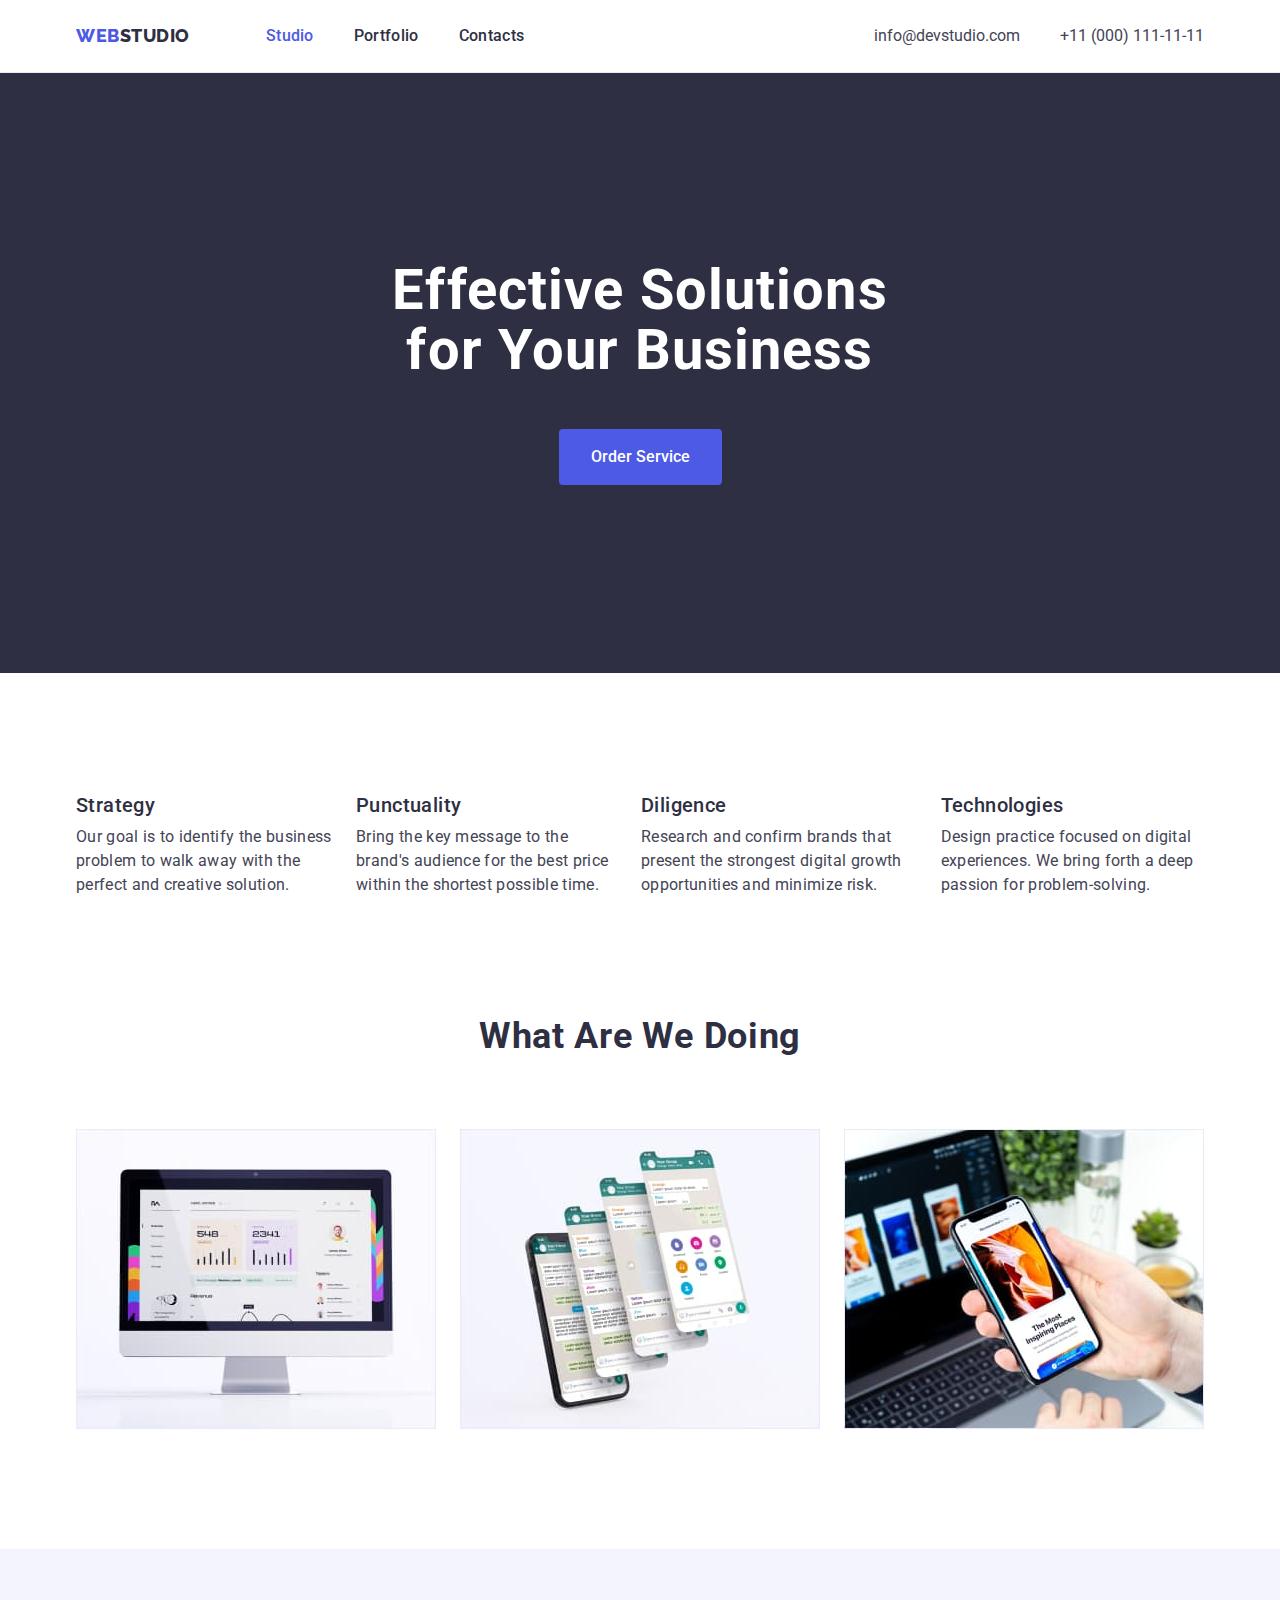
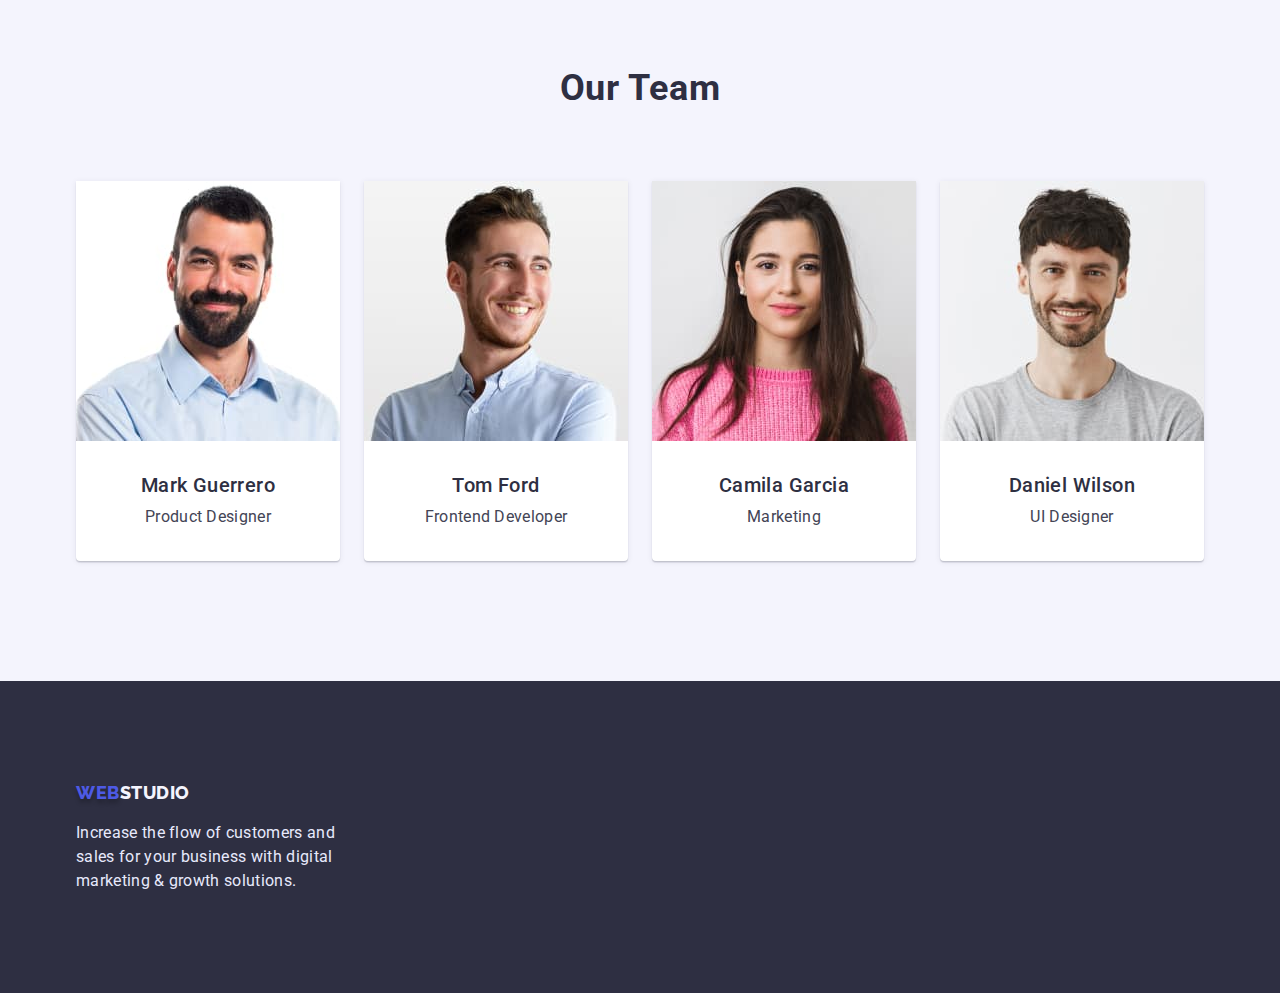
<file: index.html>
<!DOCTYPE html>
<html lang="en">
  <head>
    <meta charset="UTF-8" />
    <meta http-equiv="X-UA-Compatible" content="IE=edge" />
    <meta name="viewport" content="width=device-width, initial-scale=1.0" />
    <title>WebStudio</title>
    <link rel="preconnect" href="https://fonts.googleapis.com" />
    <link rel="preconnect" href="https://fonts.gstatic.com" crossorigin />
    <link
      href="https://fonts.googleapis.com/css2?family=Raleway:wght@800&family=Roboto:wght@400;500;700;900&display=swap"
      rel="stylesheet"
    />
    <link
      rel="stylesheet"
      href="https://cdn.jsdelivr.net/npm/modern-normalize@1.1.0/modern-normalize.min.css"
    />
    <link rel="stylesheet" href="./css/styles.css" />
  </head>

  <body>
    <!-- ================= HEADER ================= -->

    <header class="header">
      <div class="container page-header-container">
        <nav class="navigation">
          <a class="logo link" href="./index.html">
            <span class="logo-first">Web</span>Studio
          </a>
          <ul class="menu list">
            <li>
              <a class="menu-iteam link current" href="./index.html">Studio </a>
            </li>
            <li>
              <a class="menu-iteam link" href="./portfolio.html">Portfolio </a>
            </li>
            <li>
              <a class="menu-iteam link" href="">Contacts </a>
            </li>
          </ul>
        </nav>
        <address>
          <ul class="contacts list">
            <li>
              <a class="contact-iteam link" href="mailto:info@devstudio.com"
                >info@devstudio.com
              </a>
            </li>
            <li>
              <a class="contact-iteam link" href="tel:+110001111111"
                >+11 (000) 111-11-11
              </a>
            </li>
          </ul>
        </address>
      </div>
    </header>

    <main>
      <!-- ================== HERO ================== -->

      <section class="hero">
        <div class="container">
          <h1 class="hero-title">Effective Solutions for Your Business</h1>
          <button class="hero-button" type="button">Order Service</button>
        </div>
      </section>

      <!-- ================== FEATURES ================== -->

      <section class="section">
        <div class="container">
          <h2 class="visually-hidden">our features</h2>
          <ul class="features-list list">
            <li>
              <h3 class="subtitle">Strategy</h3>
              <p class="text">
                Our goal is to identify the business problem to walk away with
                the perfect and creative solution.
              </p>
            </li>
            <li>
              <h3 class="subtitle">Punctuality</h3>
              <p class="text">
                Bring the key message to the brand's audience for the best price
                within the shortest possible time.
              </p>
            </li>
            <li>
              <h3 class="subtitle">Diligence</h3>
              <p class="text">
                Research and confirm brands that present the strongest digital
                growth opportunities and minimize risk.
              </p>
            </li>
            <li>
              <h3 class="subtitle">Technologies</h3>
              <p class="text">
                Design practice focused on digital experiences. We bring forth a
                deep passion for problem-solving.
              </p>
            </li>
          </ul>
        </div>
      </section>

      <!-- ==================== WORKS =================== -->

      <section class="works-section section">
        <div class="container">
          <h2 class="title">What are we doing</h2>
          <ul class="works-list list">
            <li>
              <img
                class="work-image"
                src="./images/monitor.jpg"
                alt="computer monitor"
                width="360"
                height="300"
              />
            </li>
            <li>
              <img
                class="work-image"
                src="./images/phone.jpg"
                alt="mobile phone"
                width="360"
                height="300"
              />
            </li>
            <li>
              <img
                class="work-image"
                src="./images/lapetop.jpg"
                alt="lapetop and mobile phone"
                width="360"
                height="300"
              />
            </li>
          </ul>
        </div>
      </section>

      <!-- ==================== TEAM =================== -->

      <section class="team section">
        <div class="container">
          <h2 class="title">Our Team</h2>
          <ul class="team-items list">
            <li class="team-item">
              <img
                class="team-image"
                src="./images/mark-guerrero.jpg"
                alt="photo Mark Guerrero"
                width="264"
              />
              <div class="team-card-content">
                <h3 class="subtitle">Mark Guerrero</h3>
                <p class="team-text text">Product Designer</p>
              </div>
            </li>
            <li class="team-item">
              <img
                class="team-image"
                src="./images/tom-ford.jpg"
                alt="photo Tom Ford"
                width="264"
              />
              <div class="team-card-content">
                <h3 class="subtitle">Tom Ford</h3>
                <p class="team-text text">Frontend Developer</p>
              </div>
            </li>
            <li class="team-item">
              <img
                class="team-image"
                src="./images/camila-garcia.jpg"
                alt="photo Camila Garcia"
                width="264"
              />
              <div class="team-card-content">
                <h3 class="subtitle">Camila Garcia</h3>
                <p class="team-text text">Marketing</p>
              </div>
            </li>
            <li class="team-item">
              <img
                class="team-image"
                src="./images/daniel-wilson.jpg"
                alt="photo Daniel Wilson"
                width="264"
              />
              <div class="team-card-content">
                <h3 class="subtitle">Daniel Wilson</h3>
                <p class="team-text text">UI Designer</p>
              </div>
            </li>
          </ul>
        </div>
      </section>
    </main>

    <!-- ==================== FOOTER =================== -->

    <footer class="footer">
      <div class="container">
        <div class="logo-footer">
          <a class="logo link" href="./index.html"
            ><span class="logo-first-dark-bgd">Web</span
            ><span class="logo-second">Studio</span>
          </a>
        </div>

        <p class="footer-text text">
          Increase the flow of customers and sales for your business with
          digital marketing & growth solutions.
        </p>
      </div>
    </footer>
  </body>
</html>
</file>
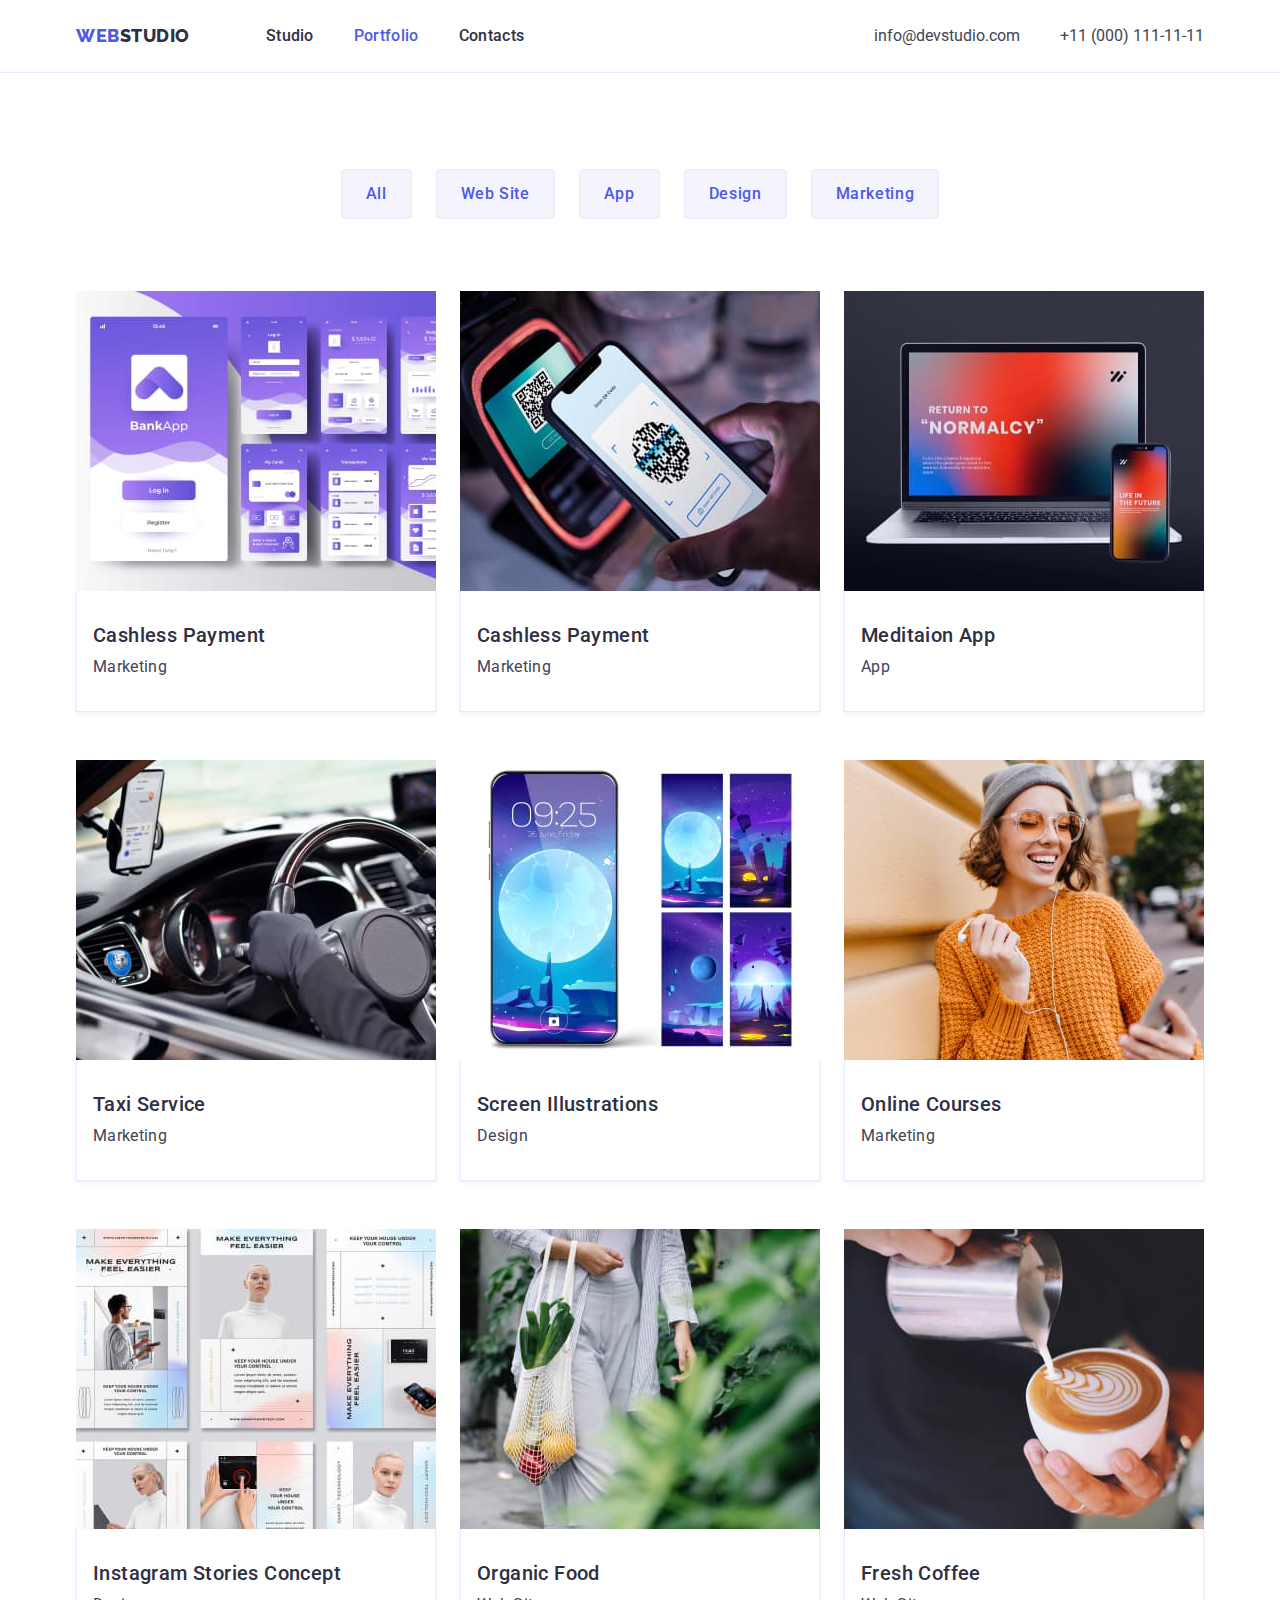
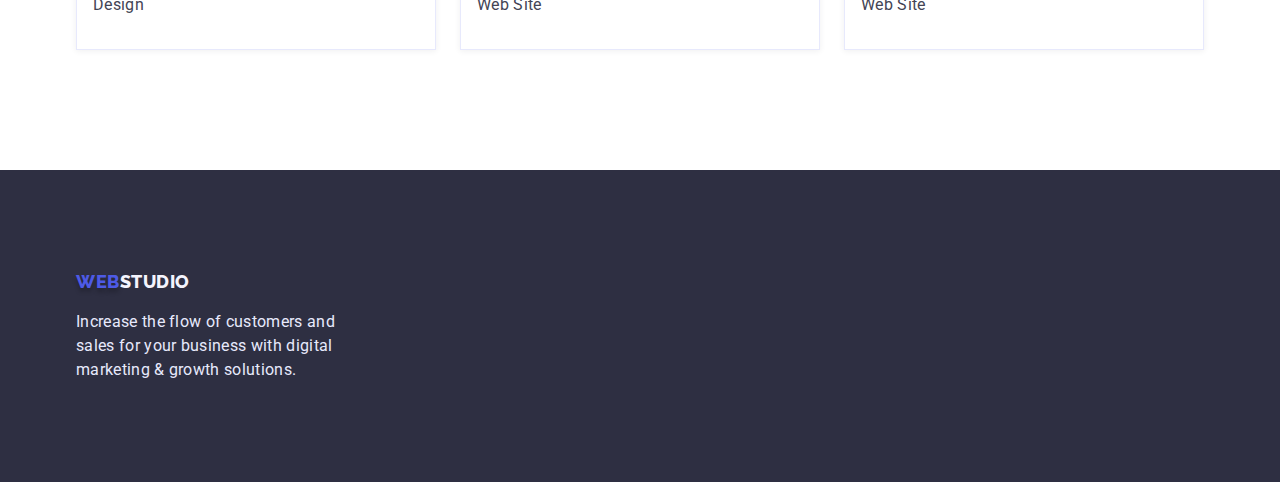
<file: portfolio.html>
<!DOCTYPE html>
<html lang="en">
  <head>
    <meta charset="UTF-8" />
    <meta http-equiv="X-UA-Compatible" content="IE=edge" />
    <meta name="viewport" content="width=device-width, initial-scale=1.0" />
    <title>Portfolio</title>
    <link rel="preconnect" href="https://fonts.googleapis.com" />
    <link rel="preconnect" href="https://fonts.gstatic.com" crossorigin />
    <link
      href="https://fonts.googleapis.com/css2?family=Raleway:wght@800&family=Roboto:wght@400;500;700;900&display=swap"
      rel="stylesheet"
    />
    <link
      rel="stylesheet"
      href="https://cdn.jsdelivr.net/npm/modern-normalize@1.1.0/modern-normalize.min.css"
    />
    <link rel="stylesheet" href="./css/styles.css" />
  </head>
  <body>
    <!-- ================= HEADER ================= -->

    <header class="header">
      <div class="container page-header-container">
        <nav class="navigation">
          <a class="logo link" href="./index.html">
            <span class="logo-first">Web</span>Studio
          </a>
          <ul class="menu list">
            <li>
              <a class="menu-iteam link" href="./index.html">Studio </a>
            </li>
            <li>
              <a class="menu-iteam link current" href="./portfolio.html"
                >Portfolio
              </a>
            </li>
            <li>
              <a class="menu-iteam link" href="">Contacts </a>
            </li>
          </ul>
        </nav>
        <address>
          <ul class="contacts list">
            <li>
              <a class="contact-iteam link" href="mailto:info@devstudio.com"
                >info@devstudio.com
              </a>
            </li>
            <li>
              <a class="contact-iteam link" href="tel:+110001111111"
                >+11 (000) 111-11-11
              </a>
            </li>
          </ul>
        </address>
      </div>
    </header>

    <main>
      <!-- =============== PORTFOLIO ============== -->

      <section class="section-portfolio">
        <div class="container">
          <h1 class="visually-hidden">Portfolio</h1>
          <ul class="filter-buttons list">
            <li><button class="filter-button" type="button">All</button></li>
            <li>
              <button class="filter-button" type="button">Web Site</button>
            </li>
            <li><button class="filter-button" type="button">App</button></li>
            <li><button class="filter-button" type="button">Design</button></li>
            <li>
              <button class="filter-button" type="button">Marketing</button>
            </li>
          </ul>

          <ul class="portfolio-iteams list">
            <li class="portfolio-iteam">
              <a class="portfolio-iteam-link link" href="">
                <img
                  class="portfolio-iteam-img"
                  src="./images/portfolio/bank-app.jpg"
                  alt="bank app on the phone"
                  width="360"
                />
                <div class="portfolio-card-content">
                  <h2 class="subtitle">Cashless Payment</h2>
                  <p class="text">Marketing</p>
                </div>
              </a>
            </li>
            <li class="portfolio-iteam">
              <a class="portfolio-iteam-link link" href="">
                <img
                  class="portfolio-iteam-img"
                  src="./images/portfolio/cashless-payment.jpg"
                  alt="payment using the app on the phone"
                  width="360"
                />
                <div class="portfolio-card-content">
                  <h2 class="subtitle">Cashless Payment</h2>
                  <p class="text">Marketing</p>
                </div>
              </a>
            </li>
            <li class="portfolio-iteam">
              <a class="portfolio-iteam-link link" href="">
                <img
                  src="./images/portfolio/meditaion-app.jpg"
                  alt="leptop and smarthpone with meditaion app"
                  width="360"
                />
                <div class="portfolio-card-content">
                  <h2 class="subtitle">Meditaion App</h2>
                  <p class="text">App</p>
                </div>
              </a>
            </li>
            <li class="portfolio-iteam">
              <a class="portfolio-iteam-link link" href="">
                <img
                  src="./images/portfolio/taxi-service.jpg"
                  alt="driver in car"
                  width="360"
                />
                <div class="portfolio-card-content">
                  <h2 class="subtitle">Taxi Service</h2>
                  <p class="text">Marketing</p>
                </div>
              </a>
            </li>
            <li class="portfolio-iteam">
              <a class="portfolio-iteam-link link" href="">
                <img
                  src="./images/portfolio/screen-illustrations.jpg"
                  alt="smarthpone screen with different themes"
                  width="360"
                />
                <div class="portfolio-card-content">
                  <h2 class="subtitle">Screen Illustrations</h2>
                  <p class="text">Design</p>
                </div>
              </a>
            </li>
            <li class="portfolio-iteam">
              <a class="portfolio-iteam-link link" href="">
                <img
                  src="./images/portfolio/online-courses.jpg"
                  alt="young women with smartphone"
                  width="360"
                />
                <div class="portfolio-card-content">
                  <h2 class="subtitle">Online Courses</h2>
                  <p class="text">Marketing</p>
                </div>
              </a>
            </li>
            <li class="portfolio-iteam">
              <a class="portfolio-iteam-link link" href="">
                <img
                  src="./images/portfolio/instagram-stories-concept.jpg"
                  alt="six page instagram stories"
                  width="360"
                />
                <div class="portfolio-card-content">
                  <h2 class="subtitle">Instagram Stories Concept</h2>
                  <p class="text">Design</p>
                </div>
              </a>
            </li>
            <li class="portfolio-iteam">
              <a class="portfolio-iteam-link link" href="">
                <img
                  src="./images/portfolio/organic-food.jpg"
                  alt="bag with vegetables"
                  width="360"
                />
                <div class="portfolio-card-content">
                  <h2 class="subtitle">Organic Food</h2>
                  <p class="text">Web Site</p>
                </div>
              </a>
            </li>
            <li class="portfolio-iteam">
              <a class="portfolio-iteam-link link" href="">
                <img
                  src="./images/portfolio/fresh-coffee.jpg"
                  alt="a cup of cofee"
                  width="360"
                />
                <div class="portfolio-card-content">
                  <h2 class="subtitle">Fresh Coffee</h2>
                  <p class="text">Web Site</p>
                </div>
              </a>
            </li>
          </ul>
        </div>
      </section>
    </main>

    <!-- =================== FOOTER =================== -->

    <footer class="footer">
      <div class="container">
        <div class="logo-footer">
          <a class="logo link" href="./index.html"
            ><span class="logo-first-dark-bgd">Web</span
            ><span class="logo-second">Studio</span>
          </a>
        </div>

        <p class="footer-text text">
          Increase the flow of customers and sales for your business with
          digital marketing & growth solutions.
        </p>
      </div>
    </footer>
  </body>
</html>
</file>
<file: css/styles.css>
:root {
  --color-headings-dark: #2e2f42;
  --color-headings-light: #ffffff;
  --color-primery: #4d5ae5;
  --color-primery-light: #f4f4fd;
  --color-text-dark: #434455;
  --color-text-light: #e7e9fc;
  --color-dgd-button-active: #404bbf;
}

h1,
h2,
h3,
h4,
p {
  margin-top: 0;
  margin-bottom: 0;
}

ul,
ol {
  margin-top: 0;
  margin-bottom: 0;
  padding-left: 0;
}

img {
  display: block;
}

button {
  cursor: pointer;
}

body {
  font-family: 'Roboto', sans-serif;
  color: var(--color-headings-dark);
}

.container {
  width: 1158px;
  margin-left: auto;
  margin-right: auto;
  padding-left: 15px;
  padding-right: 15px;
}

/* =============== COMPONENTS ===============*/

.link {
  text-decoration: none;
}

.list {
  list-style: none;
}

.title {
  font-size: 36px;
  line-height: 1.11;
  letter-spacing: 0.02em;
  text-transform: capitalize;
  color: var(--color-headings-dark);
  text-align: center;

  margin-bottom: 72px;
}

.subtitle {
  font-weight: 500;
  font-size: 20px;
  line-height: 1.2;
  letter-spacing: 0.02em;
  color: var(--color-headings-dark);

  margin-bottom: 8px;
}

.text {
  font-size: 16px;
  line-height: 1.5;
  letter-spacing: 0.02em;
  color: var(--color-text-dark);
}

.section {
  padding-top: 120px;
  padding-bottom: 120px;
}

.section-portfolio {
  padding-top: 96px;
  padding-bottom: 120px;
}

/* =============== /COMPONENTS ===============*/

/* =============== HEADER =============== */

.logo {
  font-family: 'Raleway', sans-serif;
  font-weight: 800;
  font-size: 18px;
  line-height: 1.33;
  letter-spacing: 0.03em;
  color: var(--color-headings-dark);
  text-transform: uppercase;

  margin-right: 76px;
  padding-top: 24px;
  padding-bottom: 24px;
}

.logo-first {
  color: var(--color-primery);
}

.menu-iteam {
  font-family: 'Roboto';
  font-weight: 500;
  font-size: 16px;
  line-height: 1.5;
  letter-spacing: 0.02em;
  color: var(--color-headings-dark);
  padding-top: 24px;
  padding-bottom: 24px;
}

.menu-iteam:hover,
.menu-iteam:focus {
  color: var(--color-primery);
}

.contact-iteam {
  font-style: normal;
  font-size: 16px;
  line-height: 1.5;
  color: var(--color-text-dark);
  padding-top: 24px;
  padding-bottom: 24px;
}

.contact-iteam:hover,
.contact-iteam:focus {
  color: var(--color-primery);
}

.navigation .menu-iteam.current {
  color: var(--color-primery);
}

.page-header-container {
  display: flex;
  align-items: center;
}

.header {
  border-bottom: 1px solid var(--color-text-light);
}

.navigation {
  display: flex;
  align-items: center;
  flex-grow: 1;
}

.menu {
  display: flex;
  gap: 40px;
}

.contacts {
  display: flex;
  align-items: center;
  gap: 40px;
}

/* =============== /HEADER =============== */

/* =============== HERO =============== */

.hero {
  background-color: var(--color-headings-dark);
  padding-top: 188px;
  padding-bottom: 188px;
  text-align: center;
}

.hero-title {
  font-size: 56px;
  line-height: 1.07;
  letter-spacing: 0.02em;
  color: var(--color-headings-light);

  width: 496px;
  margin: 0 auto 48px;
}

.hero-button {
  font-family: 'Roboto', sans-serif;
  font-weight: 500;
  font-size: 16px;
  line-height: 1.5;
  color: var(--color-headings-light);
  background: var(--color-primery);
  border: var(--color-primery);
  border-radius: 4px;

  padding: 16px 32px;
}

.hero-button:hover,
.hero-button:focus,
.hero-button:active {
  background: var(--color-dgd-button-active);
  border: var(--color-dgd-button-active);
}

/* =============== /HERO =============== */

/* =============== FEATURES =============== */

.visually-hidden {
  position: absolute;
  width: 1px;
  height: 1px;
  margin: -1px;
  border: 0;
  padding: 0;
  white-space: nowrap;
  clip-path: inset(100%);
  clip: rect(0 0 0 0);
  overflow: hidden;
}

.features-list {
  display: flex;
  gap: 24px;
}

/* =============== /FEATURES =============== */

/* =============== WORKS =============== */

.works-section {
  padding-top: 0;
}

.works-list {
  display: flex;
  gap: 24px;
}

/* =============== /WORKS =============== */

/* =============== TEAM =============== */

.team {
  background-color: var(--color-primery-light);
}

.team-item {
  background-color: var(--color-headings-light);
  box-shadow: 0px 1px 6px rgba(46, 47, 66, 0.08),
    0px 1px 1px rgba(46, 47, 66, 0.16), 0px 2px 1px rgba(46, 47, 66, 0.08);
  border-radius: 0px 0px 4px 4px;
  flex-basis: calc((100% - 3 * 24px) / 4);
}

.team-items {
  display: flex;
  flex-wrap: wrap;
  gap: 24px;
  text-align: center;
}

.team-card-content {
  padding-top: 32px;
  padding-bottom: 32px;
}

/* =============== /TEAM =============== */

/* =============== FOOTER =============== */

.footer {
  background-color: var(--color-headings-dark);
  padding-top: 100px;
  padding-bottom: 100px;
}

.logo-first-dark-bgd {
  color: var(--color-primery);
  text-shadow: 0px 4px 4px rgba(0, 0, 0, 0.25);
}

.logo-second {
  color: var(--color-primery-light);
}

.logo-footer {
  display: inline-block;
  margin: 0 0 16px;
  padding: 0;
}

.footer-text {
  color: var(--color-text-light);
  width: 264px;
}

/* =============== /FOOTER =============== */

/* =============== PORTFOLIO =============== */
.filter-button {
  font-family: 'Roboto', sans-serif;
  font-weight: 500;
  font-size: 16px;
  line-height: 1.5;
  letter-spacing: 0.04em;
  background: var(--color-primery-light);
  border: 1px solid var(--color-text-light);
  border-radius: 4px;
  color: var(--color-primery);

  padding: 12px 24px;
}

.filter-button:hover,
.filter-button:focus,
.filter-button:active {
  background: var(--color-dgd-button-active);
  border: 1px solid var(--color-dgd-button-active);
  border-radius: 4px;
  color: var(--color-headings-light);
}

.filter-buttons {
  display: flex;
  justify-content: center;
  gap: 24px;
  margin-bottom: 72px;
}

.portfolio-iteams {
  display: flex;
  flex-wrap: wrap;
  row-gap: 48px;
  column-gap: 24px;
  text-align: center;
}

.portfolio-card-content {
  padding-top: 32px;
  padding-bottom: 32px;
  padding-left: 16px;
  border-left: 1px solid var(--color-text-light);
  border-bottom: 1px solid var(--color-text-light);
  border-right: 1px solid var(--color-text-light);
  box-shadow: 0px 1px 6px rgba(46, 47, 66, 0.08);
}

.portfolio-card-content:hover,
.portfolio-card-content:focus {
  border: 0.5px solid var(--color-primery-light);
  box-shadow: 0px 1px 6px rgba(46, 47, 66, 0.08),
    0px 1px 1px rgba(46, 47, 66, 0.16), 0px 2px 1px rgba(46, 47, 66, 0.08);
}

.portfolio-iteam {
  display: flex;
  flex-basis: calc((100% - 2 * 24px) / 3);
  text-align: start;
}

/* =============== /PORTFOLIO =============== */
</file>
